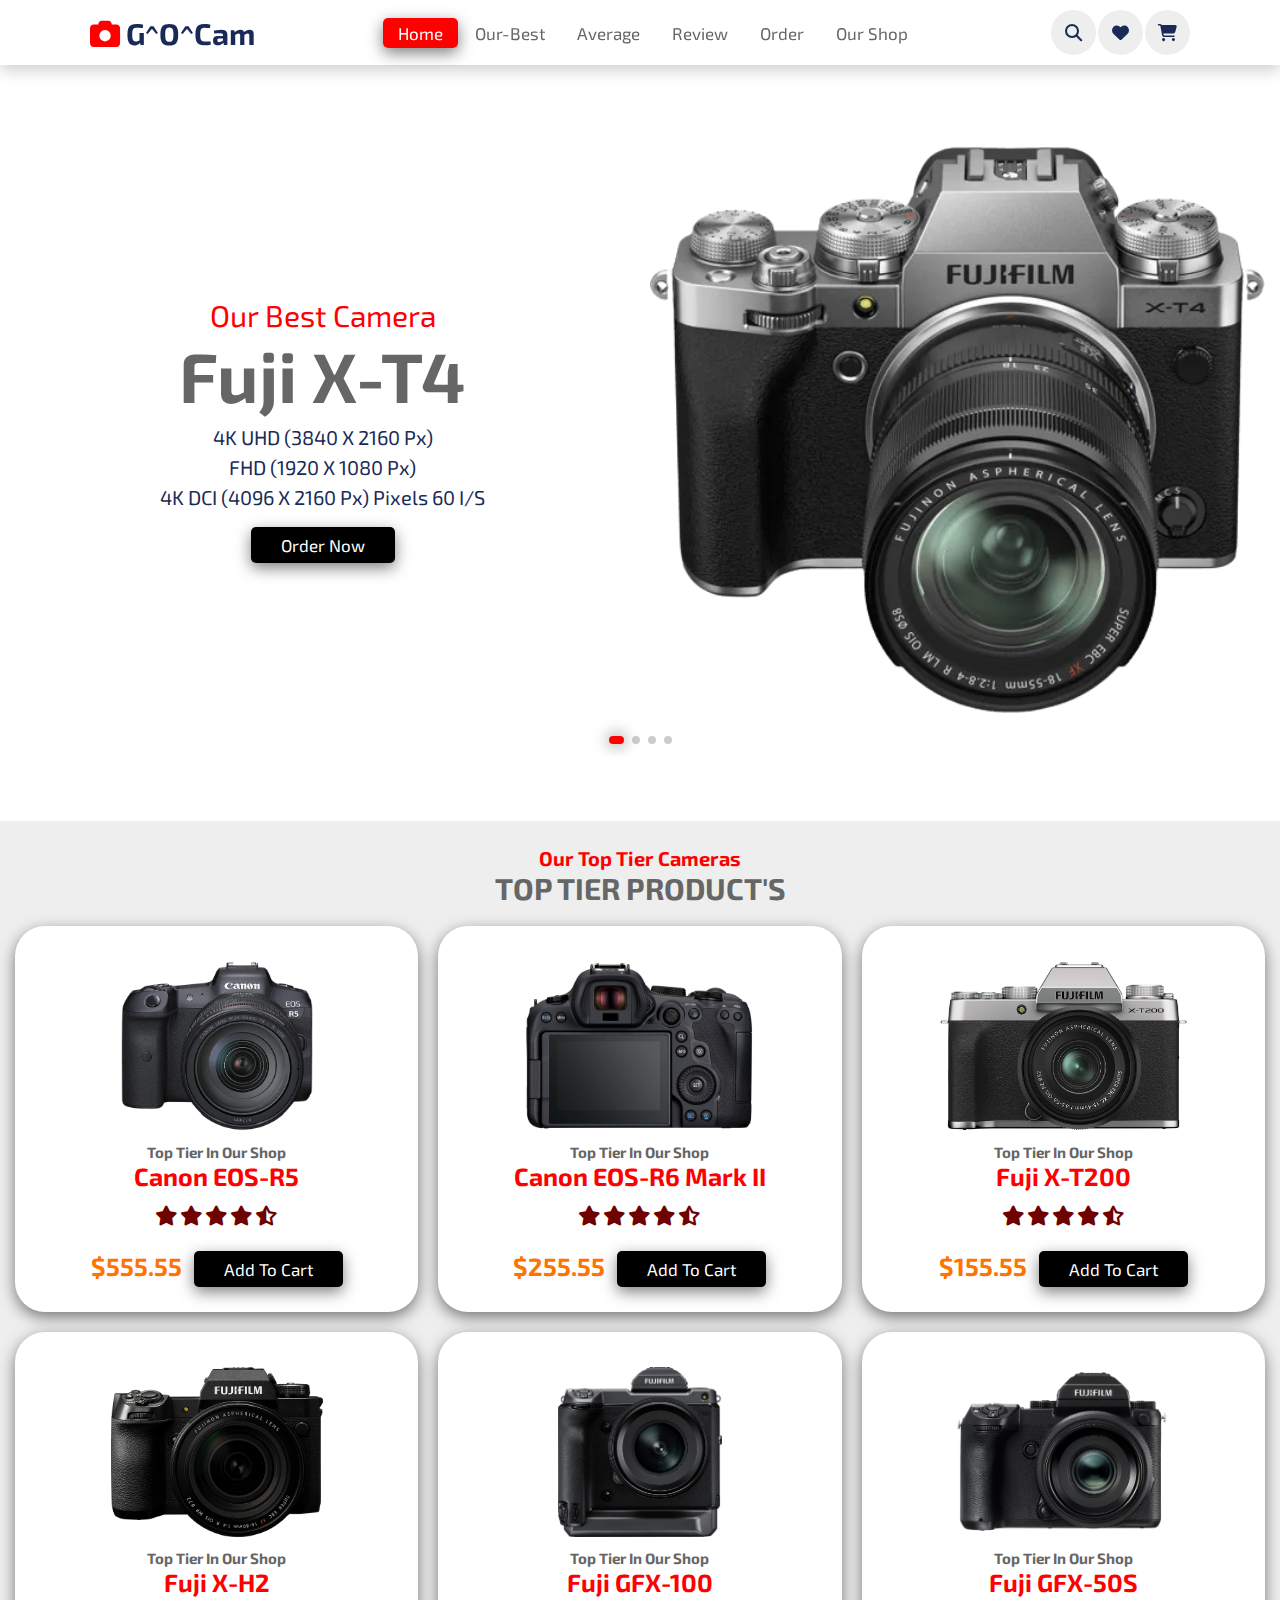
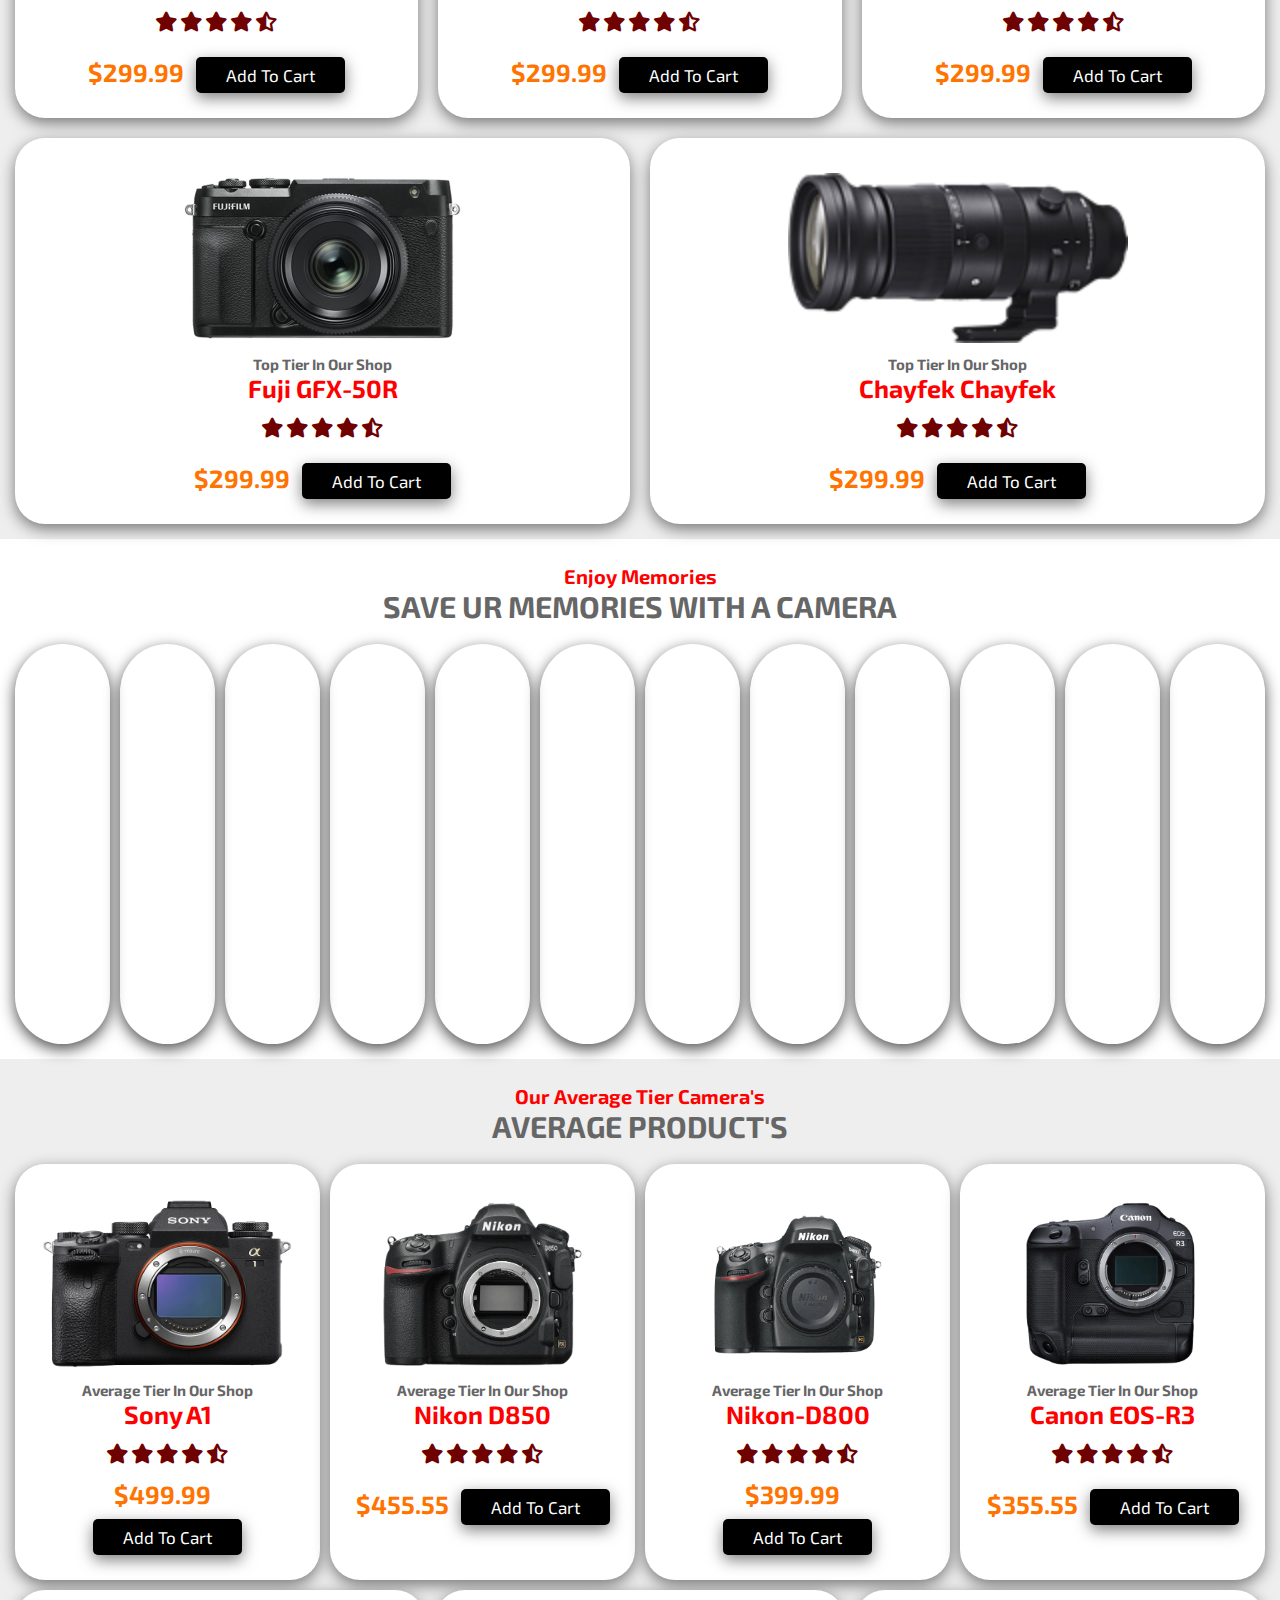
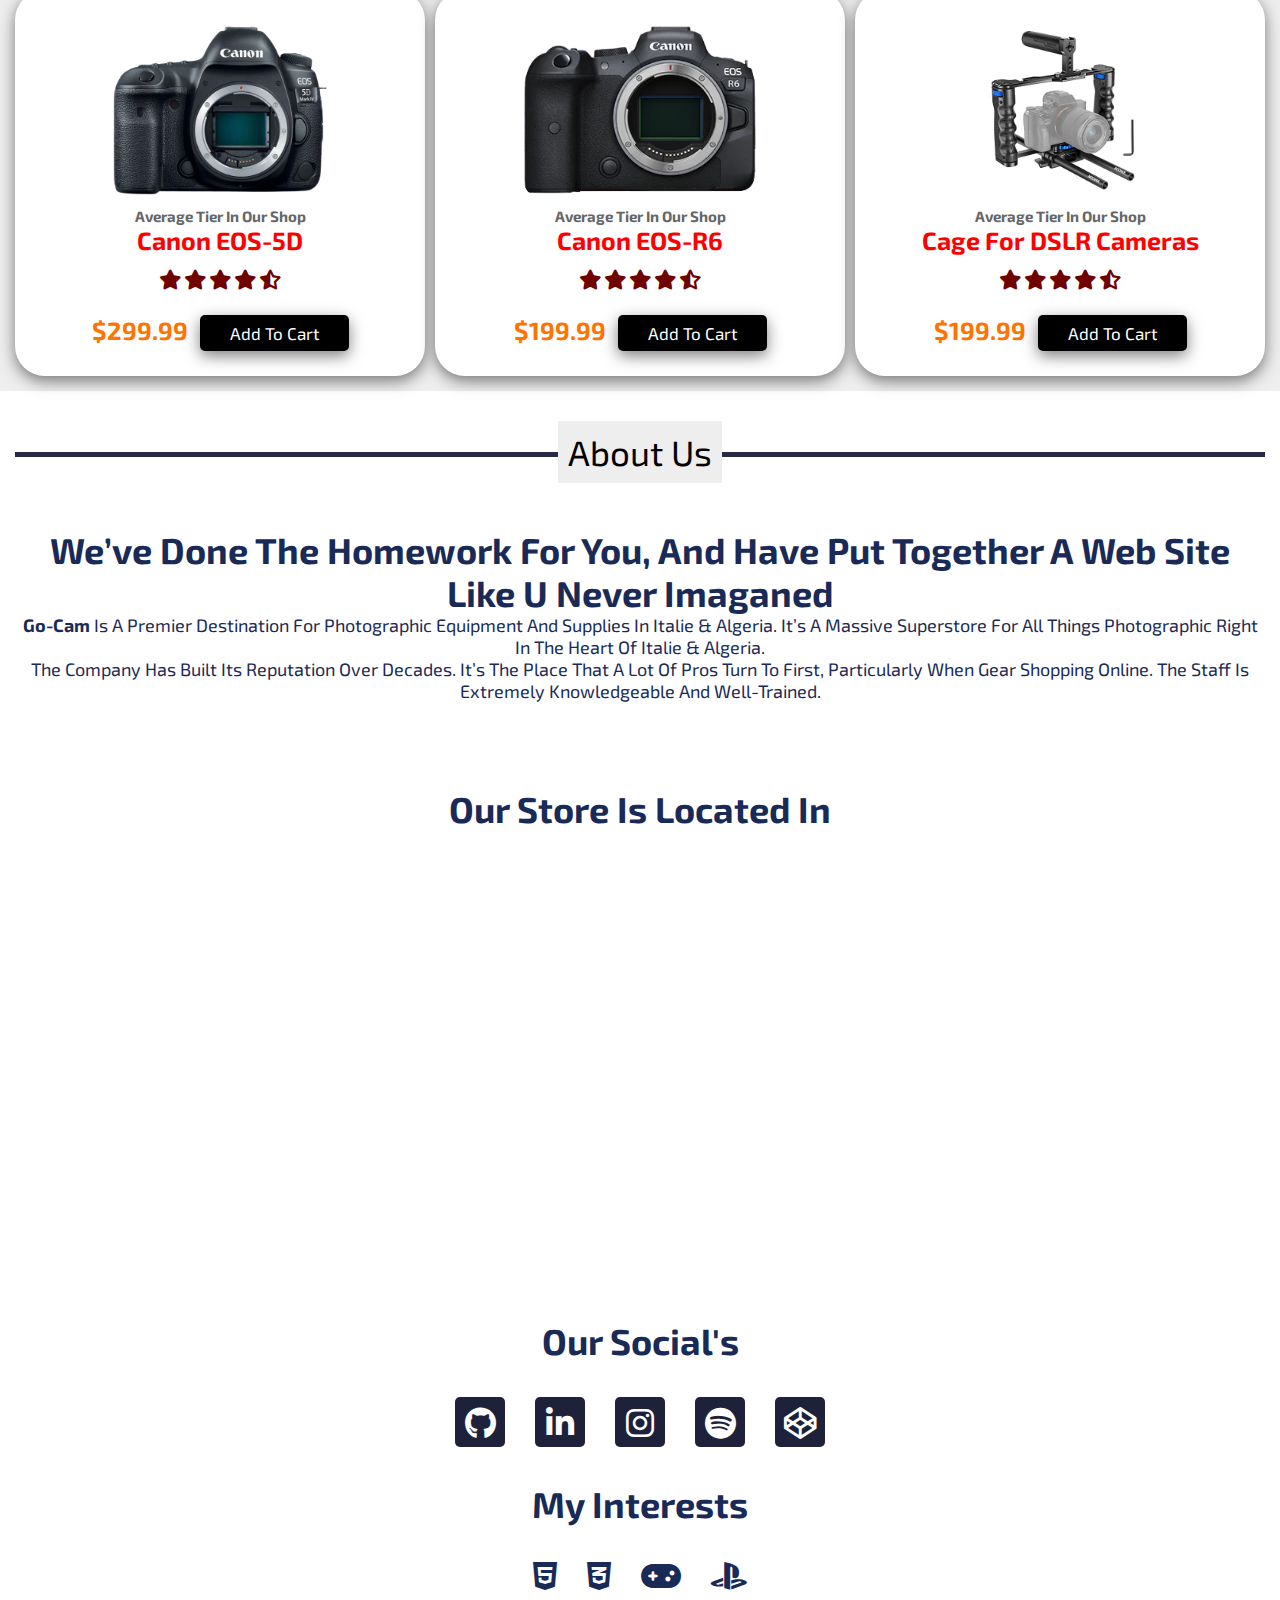
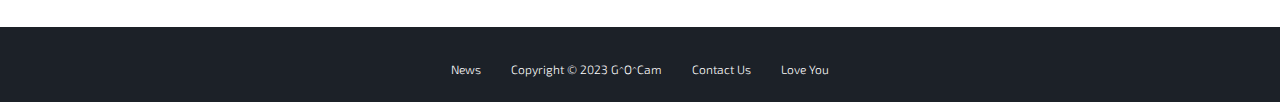
<file: index.html>
<!DOCTYPE html>
<html lang="en">
    <head>
        <meta charset="UTF-8">
        <meta http-equiv="X-UA-Compatible" content="IE=edge">
        <meta name="viewport" content="width=device-width, initial-scale=1.0">
        <title>G^O^Cam</title>
        <!--swiper cdn link-->
        <link rel="stylesheet" href="https://cdn.jsdelivr.net/npm/swiper@8/swiper-bundle.min.css" />
        <!--font awsome cdn link-->
        <link rel="stylesheet" href="https://cdnjs.cloudflare.com/ajax/libs/font-awesome/6.2.1/css/all.min.css">
        <!--costume css file link-->
        <link rel="stylesheet" href="style.css"> 
    </head>
    <body>
        <!--header section starts-->
        <header>  
            <a href="#" class="logo"><i class="fa-solid fa-camera"></i> G^o^Cam </a>
            <nav class="navbar" id="nav" >
                <a href="#home" class="active">home</a>
                <a href="#Our-Best">Our-Best</a>
                <a href="#average">Average</a>
                <a href="#review">review</a>
                <a href="#order">order</a>
                <a href="#our-shop">our shop</a>        
            </nav>
            <div class="icons">
                <a class="menu-bars"><i class="fas fa-bars" ></i></a>
                <a class="search-icon"><i class="fas fa-search" class=""></i></a>
                <a href="#" class="fas fa-heart"></a>
                <a href="#" class="fas fa-shopping-cart"></a>
            </div>
        </header>
        <!--header section ends-->
        <!-- search form-->
        <form id="search-form">
            <input type="text" placeholder="Search Here..." id="search-box">
            <label for="search-box" class="fas fa-search"></label>
            <button type="submit" class="btn2">-search-</button>
            <i class="fa-sharp fa-solid fa-xmark" id="close"></i>
        </form>
        <!-- home section starts-->
        <section class="home" id="home">
            <div class="swiper mySwiper home-slider">
                <div class="swiper-wrapper wrapper">
                    <div class="swiper-slide slide">
                        <div class="content">
                            <span>Our Best Camera</span>
                            <h3>Fuji X-T4</h3>
                            <p>4K UHD (3840 x 2160 px) <br>
                                FHD (1920 x 1080 px) <br>
                                4K DCI (4096 x 2160 px) pixels 60 i/s 
                            </p>
                            <a href="formula/formula.html" class="btn" target="_blank" rel="noopener noreferrer"  target="_blank" rel="noopener noreferrer" >Order Now</a>
                        </div>
                        <div class="image">
                            <img src="images/HOME1.png">
                        </div>
                    </div>
                    <div class="swiper-slide slide">
                        <div class="content">
                            <span>Our Best Camera</span>
                            <h3>Nikon-D3500 </h3>
                            <p> 124 x 97 x 69.5 mm <br>
                                Objectif AF-P DX 18-55 mm VR <br>
                                Autofocus / Stabilisation de l'image / Angle de vue (76° - 28° 50') / 64.5 x 62.5 mm
                            </p>
                            <a href="formula/formula.html" class="btn" target="_blank" rel="noopener noreferrer">Order Now</a>
                        </div>
                        <div class="image">
                            <img src="images/Best1.png">
                        </div>
                    </div>
                    <div class="swiper-slide slide">
                        <div class="content">
                            <span>Our Best Camera</span>
                            <h3>Canon EOS Rebel-T7</h3>
                            <p>
                                Environ 22,3 x 14,9 mm <br>
                                Objectif EF-S 18-55mm f/3.5-5.6 IS II <br>
                        Autofocus / Mode Simple 
                    </p>
                    <a href="formula/formula.html" class="btn" target="_blank" rel="noopener noreferrer" >Order Now</a>
                </div>
                <div class="image">
                    <img src="images/Best2.png">
                </div>
            </div>
            <div class="swiper-slide slide">
                <div class="content">
                    <span>Our Best Camera</span>
                    <h3>Canon EOS-R5</h3>
                    <p>
                        138,5 × 97,5 × 88 mm <br>
                        Objectif EF (CN-E18-80mm T4.4 L IS KAS-S) (CN-E70-200mm T4.4 L-IS KAS-S) <br>
                        Autofocus Servo One-Shot Autofocus AI Focus (Mode Scene intelligente Auto A+)
                    </p>
                    <a href="formula/formula.html" class="btn" target="_blank" rel="noopener noreferrer" >Order Now</a>
                </div>
                <div class="image">
                    <img src="images/Best3.png">
                </div>
            </div>
        </div>
        <div class="swiper-pagination"></div>
    </div>
</section>
<!-- home section ends-->
<!-- cameras section starts-->
<section class="Our-Best" id="Our-Best">
    <h3 class="sub-heading"> Our Top Tier Cameras</h3>
    <h1 class="heading"> Top Tier Product's</h1>
    <div class="box-container">
        <div class="box">
            <a href="#" class="fas fa-heart"></a>
            <a href="#" class="fas fa-eye"></a>
            <img src="images/Best3.png" alt="">
            <h3>Top Tier In Our Shop</h3>
            <h1>Canon EOS-R5</h1>
            <div class="stars">
                <i class="fas fa-star"></i>
                <i class="fas fa-star"></i>
                <i class="fas fa-star"></i>
                <i class="fas fa-star"></i>
                <i class="fas fa-star-half-alt"></i>
            </div>
            <span>$555.55</span>
            <a href="formula/formula.html" class="btn" target="_blank" rel="noopener noreferrer" >add to cart</a>
        </div>
        <div class="box">
            <a href="#" class="fas fa-heart"></a>
            <a href="#" class="fas fa-eye"></a>
            <img src="images/Best20.png" alt="">
            <h3>Top Tier In Our Shop</h3>
            <h1>Canon EOS-R6 Mark II</h1>
            <div class="stars">
                <i class="fas fa-star"></i>
                <i class="fas fa-star"></i>
                <i class="fas fa-star"></i>
                <i class="fas fa-star"></i>
                <i class="fas fa-star-half-alt"></i>
            </div>
            <span>$255.55</span>
            <a href="formula/formula.html" class="btn" target="_blank" rel="noopener noreferrer" >add to cart</a>
        </div>
        <div class="box">
            <a href="#" class="fas fa-heart"></a>
            <a href="#" class="fas fa-eye"></a>
            <img src="images/Best12.png" alt="">
            <h3>Top Tier In Our Shop</h3>
            <h1>Fuji X-T200</h1>
            <div class="stars">
                <i class="fas fa-star"></i>
                <i class="fas fa-star"></i>
                <i class="fas fa-star"></i>
                <i class="fas fa-star"></i>
                <i class="fas fa-star-half-alt"></i>
            </div>
            <span>$155.55</span>
            <a href="formula/formula.html" class="btn" target="_blank" rel="noopener noreferrer" >add to cart</a>
        </div>
        <div class="box">
            <a href="#" class="fas fa-heart"></a>
            <a href="#" class="fas fa-eye"></a>
            <img src="images/Best11.png" alt="">
            <h3>Top Tier In Our Shop</h3>
            <h1>Fuji X-H2</h1>
            <div class="stars">
                <i class="fas fa-star"></i>
                <i class="fas fa-star"></i>
                <i class="fas fa-star"></i>
                <i class="fas fa-star"></i>
                <i class="fas fa-star-half-alt"></i>
            </div>
            <span>$299.99</span>
            <a href="formula/formula.html" class="btn" target="_blank" rel="noopener noreferrer" >add to cart</a>
        </div>
        <div class="box">
            <a href="#" class="fas fa-heart"></a>
            <a href="#" class="fas fa-eye"></a>
            <img src="images/Best10.png" alt="">
            <h3>Top Tier In Our Shop</h3>
            <h1>Fuji GFX-100</h1>
            <div class="stars">
                <i class="fas fa-star"></i>
                <i class="fas fa-star"></i>
                <i class="fas fa-star"></i>
                <i class="fas fa-star"></i>
                <i class="fas fa-star-half-alt"></i>
            </div>
            <span>$299.99</span>
            <a href="formula/formula.html" class="btn" target="_blank" rel="noopener noreferrer" >add to cart</a>
        </div>
        <div class="box">
            <a href="#" class="fas fa-heart"></a>
            <a href="#" class="fas fa-eye"></a>
        <img src="images/Best13.png" alt="">
        <h3>Top Tier In Our Shop</h3>
        <h1>Fuji GFX-50S</h1>
        <div class="stars">
            <i class="fas fa-star"></i>
            <i class="fas fa-star"></i>
            <i class="fas fa-star"></i>
            <i class="fas fa-star"></i>
            <i class="fas fa-star-half-alt"></i>
        </div>
        <span>$299.99</span>
        <a href="formula/formula.html" class="btn" target="_blank" rel="noopener noreferrer" >add to cart</a>
    </div>
    <div class="box">
        <a href="#" class="fas fa-heart"></a>
        <a href="#" class="fas fa-eye"></a>
        <img src="images/Best14.png" alt="">
        <h3>Top Tier In Our Shop</h3>
        <h1>Fuji GFX-50R</h1>
        <div class="stars">
            <i class="fas fa-star"></i>
            <i class="fas fa-star"></i>
            <i class="fas fa-star"></i>
            <i class="fas fa-star"></i>
            <i class="fas fa-star-half-alt"></i>
        </div>
        <span>$299.99</span>
        <a href="formula/formula.html" class="btn" target="_blank" rel="noopener noreferrer" >add to cart</a>
    </div>
    <div class="box">
        <a href="#" class="fas fa-heart"></a>
        <a href="#" class="fas fa-eye"></a>
        <img src="images/Best9.png" alt="">
        <h3>Top Tier In Our Shop</h3>
        <h1>Chayfek Chayfek</h1>
        <div class="stars">
            <i class="fas fa-star"></i>
            <i class="fas fa-star"></i>
            <i class="fas fa-star"></i>
            <i class="fas fa-star"></i>
            <i class="fas fa-star-half-alt"></i>
        </div>
        <span>$299.99</span>
        <a href="formula/formula.html" class="btn" target="_blank" rel="noopener noreferrer" >add to cart</a>
    </div>
</div>
</section>
<!--cameras section ends-->
<!--cards section starts-->
<section class="review" id="review">
    <h3 class="sub-heading">Enjoy memories</h3>
    <h1 class="heading">save ur memories with a camera</h1>
    <div class="cards review">  
        <div style="background-image: url(https://images.unsplash.com/uploads/141219324227007364f95/be0967a3?ixlib=rb-4.0.3&ixid=MnwxMjA3fDB8MHxwaG90by1wYWdlfHx8fGVufDB8fHx8&auto=format&fit=crop&w=1470&q=80);"></div>
        <div style="background-image: url(https://images.unsplash.com/photo-1431068799455-80bae0caf685?ixlib=rb-4.0.3&ixid=MnwxMjA3fDB8MHxwaG90by1wYWdlfHx8fGVufDB8fHx8&auto=format&fit=crop&w=1470&q=80);"></div>
        <div style="background-image: url(https://images.unsplash.com/photo-1580892047528-7dfd384dce65?ixlib=rb-4.0.3&ixid=MnwxMjA3fDB8MHxwaG90by1wYWdlfHx8fGVufDB8fHx8&auto=format&fit=crop&w=1632&q=80);"></div>
        <div style="background-image: url(https://images.unsplash.com/photo-1615075650468-4e8e293d4989?ixlib=rb-4.0.3&ixid=MnwxMjA3fDB8MHxwaG90by1wYWdlfHx8fGVufDB8fHx8&auto=format&fit=crop&w=1470&q=80);"></div>
        <div style="background-image: url(https://images.unsplash.com/photo-1616858136942-c76763274a08?ixlib=rb-4.0.3&ixid=MnwxMjA3fDB8MHxwaG90by1wYWdlfHx8fGVufDB8fHx8&auto=format&fit=crop&w=1470&q=80);"></div>
        <div style="background-image: url(https://images.unsplash.com/photo-1517517581081-0d9b0f18ab3b?ixlib=rb-4.0.3&ixid=MnwxMjA3fDB8MHxwaG90by1wYWdlfHx8fGVufDB8fHx8&auto=format&fit=crop&w=1470&q=80);"></div>
        <div style="background-image: url(https://images.unsplash.com/photo-1453728013993-6d66e9c9123a?ixlib=rb-4.0.3&ixid=MnwxMjA3fDB8MHxwaG90by1wYWdlfHx8fGVufDB8fHx8&auto=format&fit=crop&w=1470&q=80);"></div>
        <div style="background-image: url(https://images.unsplash.com/photo-1494018045030-5ede6cb6faf9?ixlib=rb-4.0.3&ixid=MnwxMjA3fDB8MHxwaG90by1wYWdlfHx8fGVufDB8fHx8&auto=format&fit=crop&w=1471&q=80);"></div>
        <div style="background-image: url(https://images.unsplash.com/photo-1545424273-4dd93a233016?ixlib=rb-4.0.3&ixid=MnwxMjA3fDB8MHxwaG90by1wYWdlfHx8fGVufDB8fHx8&auto=format&fit=crop&w=1470&q=80);"></div>
        <div style="background-image: url(https://images.unsplash.com/photo-1471999796791-874f5de3b3f4?ixlib=rb-4.0.3&ixid=MnwxMjA3fDB8MHxwaG90by1wYWdlfHx8fGVufDB8fHx8&auto=format&fit=crop&w=1546&q=80);"></div>
        <div style="background-image: url(https://images.unsplash.com/photo-1513652990199-8a52e2313122?ixlib=rb-4.0.3&ixid=MnwxMjA3fDB8MHxwaG90by1wYWdlfHx8fGVufDB8fHx8&auto=format&fit=crop&w=1170&q=80);"></div>
        <div style="background-image: url(https://images.unsplash.com/photo-1523467327888-a8a445992901?ixlib=rb-4.0.3&ixid=MnwxMjA3fDB8MHxwaG90by1wYWdlfHx8fGVufDB8fHx8&auto=format&fit=crop&w=1470&q=80);"></div>
    </div>
    <!--average cameras section start-->
</section>
<section class="average" id="average">
    <h3 class="sub-heading"> Our Average Tier Camera's </h3>
    <h1 class="heading"> Average Product's</h1>
    <div class="box-container">
        <div class="box">
            <a href="#" class="fas fa-heart"></a>
            <a href="#" class="fas fa-eye"></a>
            <img src="images/HOME3.png" alt="">
            <h3>Average Tier In Our Shop</h3>
            <h1>Sony A1</h1>
            <div class="stars">
                <i class="fas fa-star"></i>
                <i class="fas fa-star"></i>
                <i class="fas fa-star"></i>
                <i class="fas fa-star"></i>
                <i class="fas fa-star-half-alt"></i>
            </div>
            <span>$499.99</span>
            <a href="formula/formula.html" class="btn" target="_blank" rel="noopener noreferrer" >add to cart</a>
        </div>
        <div class="box">
            <a href="#" class="fas fa-heart"></a>
            <a href="#" class="fas fa-eye"></a>
            <img src="images/HOME2.png" alt="">
            <h3>Average Tier In Our Shop</h3>
            <h1>Nikon D850</h1>
            <div class="stars">
                <i class="fas fa-star"></i>
                <i class="fas fa-star"></i>
                <i class="fas fa-star"></i>
                <i class="fas fa-star"></i>
                <i class="fas fa-star-half-alt"></i>
            </div>
            <span>$455.55</span>
            <a href="formula/formula.html" class="btn" target="_blank" rel="noopener noreferrer" >add to cart</a>
        </div>
        <div class="box">
            <a href="#" class="fas fa-heart"></a>
            <a href="#" class="fas fa-eye"></a>
            <img src="images/Best4.png" alt="">
            <h3>Average Tier In Our Shop</h3>
            <h1>Nikon-D800</h1>
            <div class="stars">
                <i class="fas fa-star"></i>
                <i class="fas fa-star"></i>
                <i class="fas fa-star"></i>
                <i class="fas fa-star"></i>
                <i class="fas fa-star-half-alt"></i>
            </div>
            <span>$399.99</span>
            <a href="formula/formula.html" class="btn" target="_blank" rel="noopener noreferrer" >add to cart</a>
        </div>
        <div class="box">
            <a href="#" class="fas fa-heart"></a>
            <a href="#" class="fas fa-eye"></a>
            <img src="images/Best5.png" alt="">
            <h3>Average Tier In Our Shop</h3>
            <h1>Canon EOS-R3</h1>
            <div class="stars">
                <i class="fas fa-star"></i>
                <i class="fas fa-star"></i>
                <i class="fas fa-star"></i>
                <i class="fas fa-star"></i>
                <i class="fas fa-star-half-alt"></i>
            </div>
            <span>$355.55</span>
            <a href="formula/formula.html" class="btn" target="_blank" rel="noopener noreferrer" >add to cart</a>
        </div>
        <div class="box">
            <a href="#" class="fas fa-heart"></a>
            <a href="#" class="fas fa-eye"></a>
            <img src="images/Best6.png" alt="">
            <h3>Average Tier In Our Shop</h3>
            <h1>Canon EOS-5D</h1>
            <div class="stars">
                <i class="fas fa-star"></i>
                <i class="fas fa-star"></i>
                <i class="fas fa-star"></i>
                <i class="fas fa-star"></i>
                <i class="fas fa-star-half-alt"></i>
            </div>
            <span>$299.99</span>
            <a href="formula/formula.html" class="btn" target="_blank" rel="noopener noreferrer" >add to cart</a>
        </div>
    <div class="box">
        <a href="#" class="fas fa-heart"></a>
        <a href="#" class="fas fa-eye"></a>
        <img src="images/Best8.png" alt="">
        <h3>Average Tier In Our Shop</h3>
        <h1>Canon EOS-R6</h1>
        <div class="stars">
            <i class="fas fa-star"></i>
            <i class="fas fa-star"></i>
            <i class="fas fa-star"></i>
            <i class="fas fa-star"></i>
            <i class="fas fa-star-half-alt"></i>
        </div>
        <span>$199.99</span>
        <a href="formula/formula.html" class="btn" target="_blank" rel="noopener noreferrer" >add to cart</a>
    </div>
    <div class="box">
        <a href="#" class="fas fa-heart"></a>
        <a href="#" class="fas fa-eye"></a>
        <img src="images/Best19.jpg" alt="">
        <h3>Average Tier In Our Shop</h3>
        <h1>Cage For DSLR Cameras </h1>
        <div class="stars">
            <i class="fas fa-star"></i>
            <i class="fas fa-star"></i>
            <i class="fas fa-star"></i>
            <i class="fas fa-star"></i>
            <i class="fas fa-star-half-alt"></i>
        </div>
        <span>$199.99</span>
        <a href="formula/formula.html" class="btn" target="_blank" rel="noopener noreferrer" >add to cart</a>
    </div>
</div>
</section>
<!--average cameras section ends-->
<!--About Us section starts-->
<section>
    <div id="page">
        <div id="about" class="pageControl"></div>
        <div class="experince-container-fluid">
            <div class="container">
                <div class="section-box-container">
                    <div class="experince-header"><span class="experince-header-set">About Us</span></div>
                    <div class="about-container">
                        <div class="about-me-section">
                            <div class="about-text">
                                <h1>We’ve done the homework for you, and have put together a web site like u never imaganed</h1>
                                <p><strong> Go-Cam </strong>is a premier destination for photographic equipment and supplies in Italie & Algeria.
                                    It’s a massive superstore for all things photographic right in the heart of Italie & Algeria. <br>
                                    The company has built its reputation over decades. It’s the place that a lot of pros turn to first, particularly when gear shopping online. The staff is extremely knowledgeable and well-trained.</p>                            
                                </div>
                                <div class="map-location" id="our-shop">
                                    <h1>Our Store Is Located In</h1>
                                    <iframe src="https://www.google.com/maps/embed?pb=!1m18!1m12!1m3!1d3156789.8296611253!2d5.163576472829378!3d39.40597251058017!2m3!1f0!2f0!3f0!3m2!1i1024!2i768!4f13.1!3m3!1m2!1s0x1328a4ab8ffee371%3A0x7cd00771d897f153!2sGoCamera%20-%20Shop%20online%20su%20Fotografia%2C%20Action%20cam%2C%20Droni%2C%20Hi-Tech!5e0!3m2!1sfr!2sdz!4v1675220170389!5m2!1sfr!2sdz"
                                    width="820" height="450" style="border:0;" allowfullscreen="" loading="lazy"
                                    referrerpolicy="no-referrer-when-downgrade" class="map"></iframe> 
                                </div>
                                <div class="about-text">
                                    <h1>Our Social's</h1>
                                </div>
                                <div class="skills-bar-about">
                                    <a class="social-links" href="https://github.com/Spenjo9i"><i class="margin fa-brands fa-github"></i></a>
                                    <a class="social-links"><i class="fa-brands fa-linkedin-in"></i></a>
                                    <a class="social-links" href="https://www.instagram.com/_._.mouad._._"><i class="insta fa-brands fa-instagram"></i></a>
                                    <a class="social-links" href="https://open.spotify.com/track/1UNOACS4O1ROKbDsLfMjOd?si=9d76b3f98b9742e5" target="_blank"><i class="fa-brands fa-spotify"></i></a>
                                    <a class="social-links"><i class="fa-brands fa-codepen"></i></a>   
                                </div>
                                <div class="about-text">
                                    <h1>My interests</h1>
                                </div>
                                <div class="skills-bar-about">
                                    <i class="fa-brands fa-html5" title="HTML"></i>
                                    <i class="fa-brands fa-css3-alt" title="CSS"></i>
                                    <i class="fa-solid fa-gamepad"></i>
                                    <i class="fa-brands fa-playstation"></i>
                                </div>
                            </div>
                        </div>                      
                    </div>
                </div>
            </div>
    </div>
</section>
<!-- About Us section ends-->
<!-- The END section starts-->
<footer class="main-footer">
    <div class="footer-container">
        <nav class="footer-navigation">
            <ul class="menu-footer">
                <li class="item1"><a href="#" class="item-links">News</a></li>
                <li class="item1"><a href="#" class="item-links">Copyright © 2023 G^O^Cam</a></li>
                <li class="item1"><a href="#" class="item-links">Contact Us</a></li>
                <li class="item1"><a href="#" class="item-links">Love You</a></li>
            </ul>
        </nav>
    </div>
</footer>
<!-- The END section ens-->
<script src="script.js" defer></script>
<!-- costume js file link -->
<script src="https://cdn.jsdelivr.net/npm/swiper@8/swiper-bundle.min.js"></script>
<script src="https://cdn.jsdelivr.net/npm/swiper@8/swiper-bundle.min.js"></script>
<script src="https://cdnjs.cloudflare.com/ajax/libs/jquery/3.6.3/jquery.min.js" integrity="sha512-STof4xm1wgkfm7heWqFJVn58Hm3EtS31XFaagaa8VMReCXAkQnJZ+jEy8PCC/iT18dFy95WcExNHFTqLyp72eQ==" crossorigin="anonymous" referrerpolicy="no-referrer"></script>
</body>
</html>
</file>
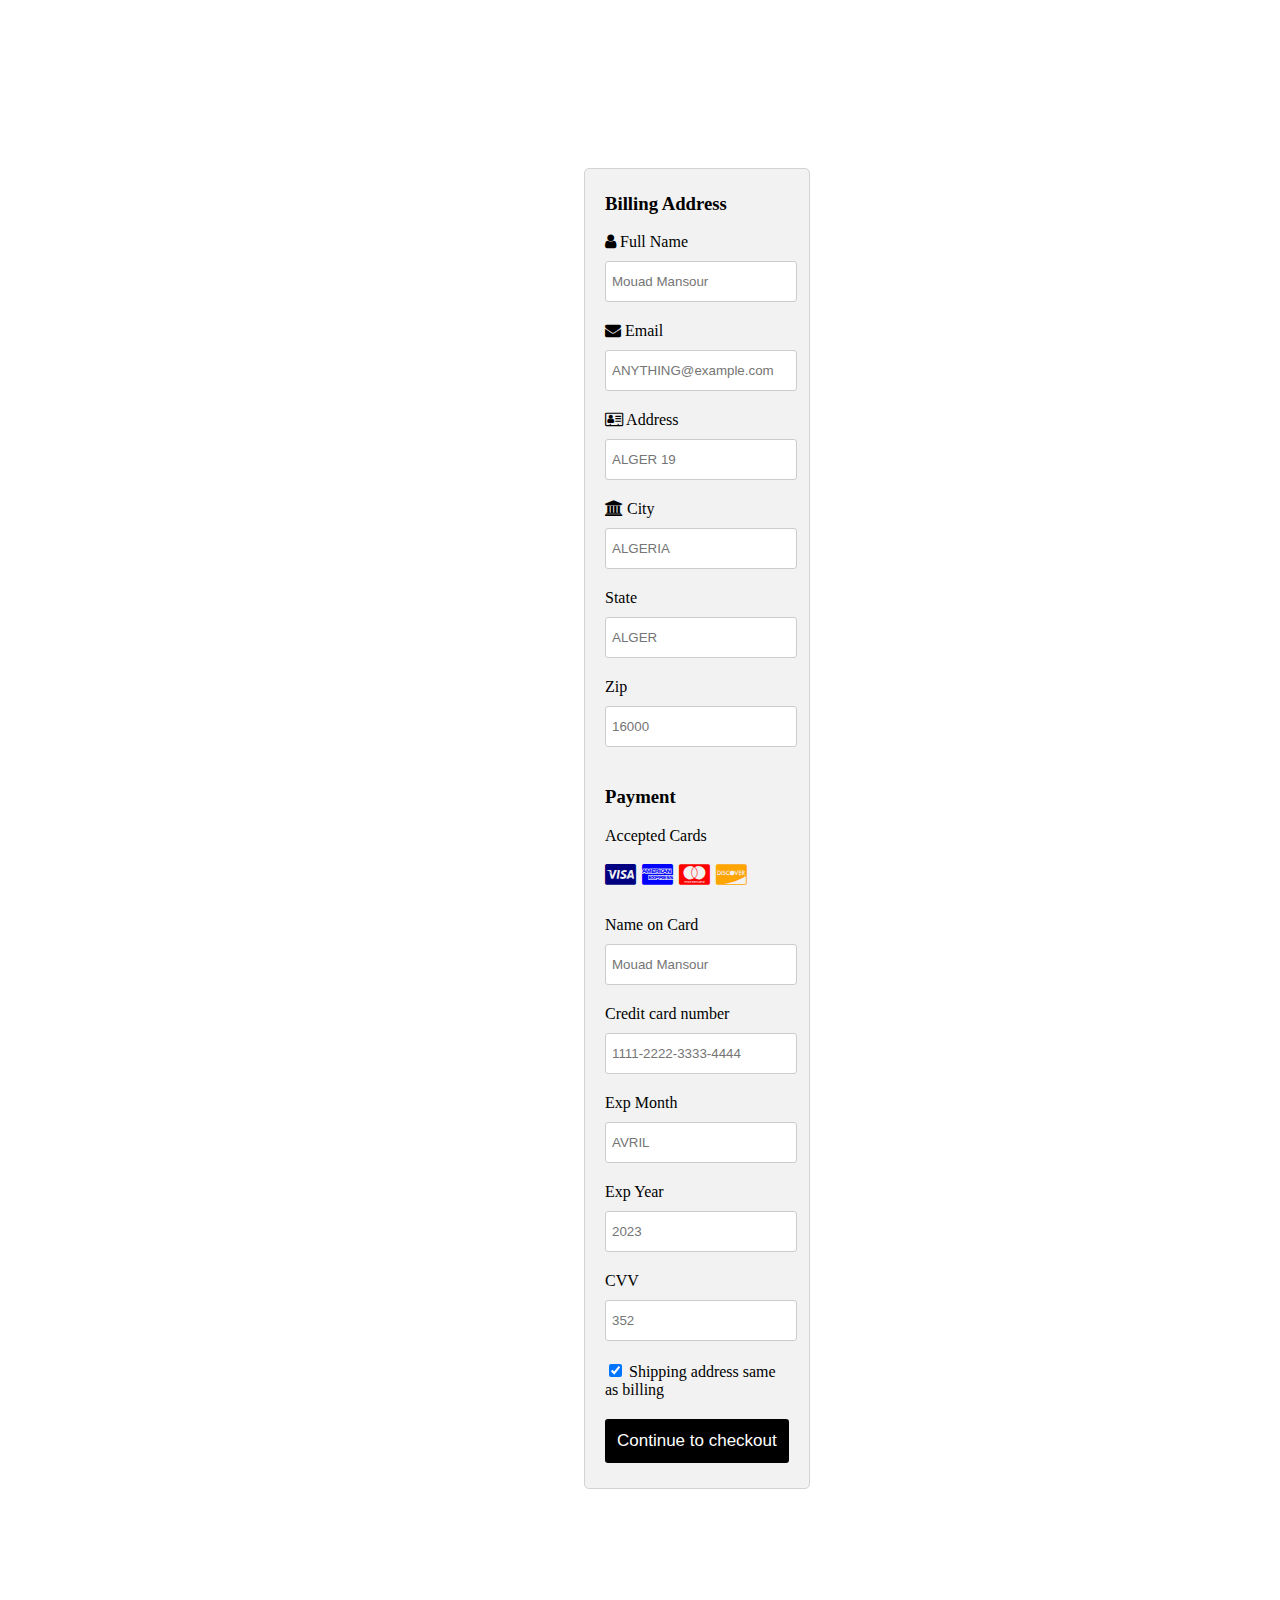
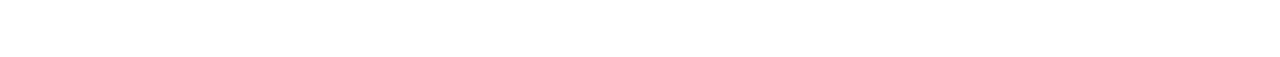
<file: formula/formula.html>
<!DOCTYPE html>
<html lang="en">
<head>
    <meta charset="UTF-8">
    <meta http-equiv="X-UA-Compatible" content="IE=edge">
    <meta name="viewport" content="width=device-width, initial-scale=1.0">
    <link rel="stylesheet" href="formula.css">
    <title>Payment</title>

</head>
<body>
    <div class="row">
        <div class="col-75">
          <div class="divv">
            <section class="container">
              <div class="row">
                <div class="col-50">
                  <h3>Billing Address</h3>
                  <label for="fname"><i class="fa fa-user"></i> Full Name</label>
                  <input type="text" id="fname" name="firstname" placeholder="Mouad Mansour">
                  <label for="email"><i class="fa fa-envelope"></i> Email</label>
                  <input type="text" id="email" name="email" placeholder="ANYTHING@example.com">
                  <label for="adr"><i class="fa fa-address-card-o"></i> Address</label>
                  <input type="text" id="adr" name="address" placeholder="ALGER 19">
                  <label for="city"><i class="fa fa-institution"></i> City</label>
                  <input type="text" id="city" name="city" placeholder="ALGERIA">
                  <div class="row">
                    <div class="col-50">
                      <label for="state">State</label>
                      <input type="text" id="state" name="state" placeholder="ALGER">
                    </div>
                    <div class="col-50">
                      <label for="zip">Zip</label>
                      <input type="text" id="zip" name="zip" placeholder="16000">
                    </div>
                  </div>
                </div>
                <div class="col-50">
                  <h3>Payment</h3>
                  <label for="fname">Accepted Cards</label>
                  <div class="icon-container">
                    <i class="fa fa-cc-visa" style="color:navy;"></i>
                    <i class="fa fa-cc-amex" style="color:blue;"></i>
                    <i class="fa fa-cc-mastercard" style="color:red;"></i>
                    <i class="fa fa-cc-discover" style="color:orange;"></i>
                  </div>
                  <label for="cname">Name on Card</label>
                  <input type="text" id="cname" name="cardname" placeholder="Mouad Mansour">
                  <label for="ccnum">Credit card number</label>
                  <input type="text" id="ccnum" name="cardnumber" placeholder="1111-2222-3333-4444">
                  <label for="expmonth">Exp Month</label>
                  <input type="text" id="expmonth" name="expmonth" placeholder="AVRIL">
                  <div class="row">
                    <div class="col-50">
                      <label for="expyear">Exp Year</label>
                      <input type="text" id="expyear" name="expyear" placeholder="2023">
                    </div>
                    <div class="col-50">
                      <label for="cvv">CVV</label>
                      <input type="text" id="cvv" name="cvv" placeholder="352">
                    </div>
                  </div>
                </div>
              </div>
              <label>
                <input type="checkbox" checked="checked" name="sameadr"> Shipping address same as billing
              </label>
              <input type="submit" value="Continue to checkout" class="btn">
            </section>
          </div>
        </div>
      </div>
</body>
</html>
</file>
<file: style.css>
@import url('https://fonts.googleapis.com/css2?family=Exo+2:wght@200;300;400;600;700&display=swap');
:root{
    --green: rgb(255, 115, 0);
    --red: red;
    --black: #192a56;
    --light-color: #666;
    --box-shadow:0 .5rem 1.5rem rgba(0,0,0,.2);
    --box-shadowss:0 .5rem 1.5rem rgba(0,0,0,.7);  
    --box-shadows:0 .5rem 1.5rem rgba(0,0,0,.5);  
}
*{
    font-family: 'Exo 2', sans-serif;
    margin: 0; padding: 0;
    box-sizing: border-box;
    text-decoration: none;
    outline: none; border: none;
    text-transform: capitalize;
    transition: all .2s linear;
}
body{ position: relative;
}
form{ 
    position: fixed;
    top: 0;
    display: none;
    height: 100vh; width: 100%; 
    padding-right: 2rem;
    z-index: 2004;
    background: rgba(0,0,0,.8);
    align-items: center;
    justify-content: center;
    padding: 0 1rem;
}
html{
    font-size: 62.5%;
    overflow-x: hidden;
    scroll-padding-top: 5.5rem;
    scroll-behavior: smooth;
}
section{
    padding: 2rem 9%;
}
section:nth-child(even){
    background: #eee;
}
.sub-heading{ text-align: center;
    color: var(--red);
    font-size: 2rem;
    padding-top: 1rem;
}
.heading{
    text-align: center;
    color: var(--light-color);
    font-size: 3rem;
    padding-bottom: 2rem;
    text-transform: uppercase;
}
.btn{
    margin-top: 1rem;
    display: inline-block;
    font-size: 1.7rem;
    color: #fff;
    background: black;
    border-radius: .5rem;
    cursor: pointer;
    padding: .8rem 3rem;
    box-shadow: var(--box-shadows);
}
.btn:hover{
    background: var(--red);
    letter-spacing: .12rem;
}
.btn2{
    margin-top: 1rem;
    display: inline-block;
    font-size: 2rem;
    color: #fff;
    background: black;
    border-radius: .8rem;
    cursor: pointer;
    padding: .8rem 3rem;
    box-shadow: var(--box-shadows);
}
.btn2:hover{
    background: var(--red);
    letter-spacing: .12rem;
}
header{ 
    position: fixed;
    top: 0; left: 0; right: 0;
    background: #fff;
    padding: 1rem 7%;
    display: flex;
    align-items: center;
    justify-content: space-between;
    z-index: 1000;
    box-shadow: var(--box-shadow);
}
header .logo{ 
    color: var(--black);
    font-size: 3rem;
    font-weight: bolder;
}
header .logo i{
    color: var(--red);
}
header .navbar a{ 
    font-size: 1.7rem;
    border-radius: .5rem;
    padding: .5rem 1.5rem;
    color: var(--light-color);
}
header .navbar a.active,
header .navbar a:hover{
    color: #fff;
    background: var(--red);
    box-shadow: var(--box-shadows);
}
header .icons i,
header .icons a{
    gap: .5rem;
    height: 4.5rem;
    line-height: 4.5rem;
    width: 4.5rem;
    text-align: center;
    font-size: 1.7rem;
    color: var(--black);
    border-radius: 50%;
    background: #eee;
    cursor: pointer;
}
header .icons a:hover,
header .icons i:hover{
    color: #fff;
    background: var(--red);
    box-shadow: var(--box-shadows);
    transform: rotate(360deg);
    transition: 0.5s;
}
header .icons .menu-bars{
    display: flex;
}
form #search-box{
    width: 40rem;
    border-bottom: .5rem solid var(--red);
    border-radius: .5rem;
    padding: 1rem 1rem;
    color: #eee;
    font-size: 3rem;
    text-transform: none;
    background: none;
}
form #search-box::placeholder{ 
    color: #eee;
}
form label{
    color: #eee;
    cursor: pointer;
    font-size: 2.9rem;
    margin-top: 3.1rem;
}
form label:hover{
    color:var(--red);
    letter-spacing: .195rem;
    font-size: 4rem;
}
form #close{
    position: absolute;
    color: #fff;
    cursor: pointer;
    top: 3rem;right: 3.5rem;
    font-size: 4rem;
}
form #close:hover{
    color: var(--red);
    letter-spacing: .195rem;
    font-size: 4.5rem;
}
.home .home-slider .slide{
    display: flex;
    align-items: center;
    flex-wrap: wrap;
    gap: 2rem;
    padding-top: 8rem;
}
.home .home-slider .slide .content{
    flex: 1 1 45rem;
}
.home .home-slider .slide .image{
    flex: 1 1 45rem;
}
.home .home-slider .slide .image img{ 
    width: 100%;
}
.home .home-slider .slide .content span{
    color: var(--red);
    font-size: 3rem;
}
.home .home-slider .slide .content h3{
    color: var(--light-color);
    font-size: 7rem;
}
.home .home-slider .slide .content p{
    color: var(--black);
    font-size: 2rem;
    padding: .5rem 0;
    line-height: 1.5;
}
.swiper {
    position: relative;
    margin: 50px 0;
    border-radius: 5px;
    width: 100%;
    height: 100%;
}
.swiper-slide {
    text-align: center;
    font-size: 18px;
    background: #fff;
    display: -webkit-box;
    display: -ms-flexbox;
    display: -webkit-flex;
    display: flex;
    -webkit-box-pack: center;
    -ms-flex-pack: center;
    -webkit-justify-content: center;
    justify-content: center;
    -webkit-box-align: center;
    -ms-flex-align: center;
    -webkit-align-items: center;
    align-items: center;
}
.swiper-slide img{
    display: block;
    width: 100%;
    height: 100%;
    object-fit: cover;
}
.swiper-pagination-bullet-active{
    background: var(--red);
    width: 70px;
}
.Our-Best .box-container{
    display: flex;
    flex-wrap: wrap;
    gap: 2rem;
}
.box h3{
    color: var(--light-color);
    font-size: 1.5rem;
}
.box h1{
    color: var(--red);
    font-size: 2.5rem;
}
.Our-Best .box-container .box{
    flex: 1 1 30rem;
    padding: 2.5rem;
    background: #fff;
    border-radius: 3rem;
    box-shadow: var(--box-shadows);
    position: relative;
    overflow: hidden;
    text-align: center;
}
.Our-Best .box-container .box img{
    height: 25rem;
    width: 100%;
    object-fit: contain;
}
.Our-Best .box-container .box .fa-heart,
.Our-Best .box-container .box .fa-eye{
    position: absolute;
    top: 1.5rem;
    background: #eee;
    border-radius: 50%;
    height: 5rem;
    width: 5rem;
    line-height: 5rem;
    font-size: 2rem;
    color: var(--black);    
}
.Our-Best .box-container .box .fa-heart:hover,
.Our-Best .box-container .box .fa-eye:hover{
    background: var(--red);
    color:#eee ;
    box-shadow: var(--box-shadows);
}
.Our-Best .box-container .box .fa-star,
.Our-Best .box-container .box .fa-star-half-alt{
    background: #fff;
    line-height: 5rem;
    font-size: 2rem;
    color: rgb(112, 1, 1);    
}
.Our-Best .box-container .box .fa-heart{
    right: -15rem;
}
.Our-Best .box-container .box .fa-eye{
    left: -15rem;
}
.Our-Best .box-container .box:hover .fa-heart{
    right: 1.5rem;
}
.Our-Best .box-container .box:hover .fa-eye{
    left: 1.5rem;
}
.Our-Best .box-container .box img{
    height: 17rem;
    margin: 1rem 0;
}
.Our-Best .box-container .box stars{
    padding: 1rem 0;
}
.Our-Best .box-container .box stars i{ 
    font-size: 1.7rem;
    color: var(--green);
}
.Our-Best .box-container .box span{
    color: var(--green);
    font-weight: bolder;
    margin-right: 1rem;
    font-size: 2.5rem;
} 
/*average*/
.average .box-container{ 
    display: flex;
    flex-wrap: wrap;
    gap: 1rem;
}
.average .box-container .box{
    flex: 1 1 30rem;
    padding: 2.5rem;
    background: #fff;
    border-radius: 3rem;
    box-shadow: var(--box-shadows);
    position: relative;
    overflow: hidden;
    text-align: center;
}
.average .box-container .box img{
    height: 25rem;
    width: 100%;
    object-fit: contain;
}
.average .box-container .box .fa-heart,
.average .box-container .box .fa-eye{
    position: absolute;
    top: 1.5rem;
    background: #eee;
    border-radius: 50%;
    height: 5rem;
    width: 5rem;
    line-height: 5rem;
    font-size: 2rem;
    color: var(--black);    
}
.average .box-container .box .fa-heart:hover,
.average .box-container .box .fa-eye:hover{
    background: var(--red);
    color:#eee ;
    box-shadow: var(--box-shadows);
}
.average .box-container .box .fa-star,
.average .box-container .box .fa-star-half-alt{
    background: #fff;
    line-height: 5rem;
    font-size: 2rem;
    color: rgb(112, 1, 1);    
}
.average .box-container .box .fa-heart{
    right: -15rem;
}
.average .box-container .box .fa-eye{
    left: -15rem;
}
.average .box-container .box:hover .fa-heart{
    right: 1.5rem;
}
.average .box-container .box:hover .fa-eye{
    left: 1.5rem;
}
.average .box-container .box img{
    height: 17rem;
    margin: 1rem 0;
}
.average .box-container .box stars{
    padding: 1rem 0;
}
.average .box-container .box stars i{ 
    font-size: 1.7rem;
    color: var(--green);
}
.average .box-container .box span{
    color: var(--green);
    font-weight: bolder;
    margin-right: 1rem;
    font-size: 2.5rem;
}
.cards{
    display: flex;
    height: 40rem;
    gap: 1rem;
}
.cards > div {
    flex: 1;
    border-radius: 5rem 5rem;
    background-position: center;
    background-repeat: no-repeat;
    background-size: auto 115%;
    transition: all .8s cubic-bezier(.25, .4, .45, 1.4);
    box-shadow: var(--box-shadowss);
}
.cards > div:hover {
    flex: 6.5;
}
.cards:hover> :not(:hover){
 filter: brightness(0.4);
}
/*ABOUT US*/
section {
    padding: 15px;
}
#page{
    min-height: 100vh ;
    height: 100%;
}
.experince-header {
    position: relative;
    font-size: 42px;
}
.experince-header-set{
    padding-right:10px;
    background: #eee;
}
.experince-alt {
    text-align: center;
    color:#6c6f8a ;
    margin: 50px 0;
    font-size: 22px;
    width: 70%;
}
.experince-header::before{
    content: none;
    position: absolute;
    display: flex;
    top: 50%;
    left: 0;
    background: var(--red);
    height: 10%;
    width: 100%;
    z-index: -1;
}
.pageControl{
    height: 25px;
}
.about-container {
    display: flex;
    justify-content: space-between;
    gap: 30px;
}
.about-me-section{
    text-align: center;
    padding: 20px 0;
    width: 100%;
    color: var(--black);
    font-size: 18px;
    overflow: hidden;
}
.swiper-pagination-bullet-active {
    background-color: var(--red) ;
    box-shadow: 0 0 15px #555353f3;
    width: 15px ;
    border-radius: 5px ;
}
.social-links:nth-child(3):hover { 
    background: linear-gradient(45deg, #f09433 0%,#e6683c 25%,#dc2743 50%,#cc2366 75%,#bc1888 100%); 
    color: black;
    box-shadow: var(--box-shadowss);
   
}
.social-links:nth-child(3)::before {
    content: none;
    position: absolute;
    top: 0;
    left: 0;
    height: 100%;
    width: 100%;
    opacity: 0;
    z-index: -1;
    transition: .3s ease all;
    background: radial-gradient(circle at 30% 107%,#f09433 0%,#e6683c 25%,#dc2743 50%,#cc2366 75%,#bc1888 100%);
}
.social-links:nth-child(3):hover::before {
    opacity: 1;
}
.social-links:nth-child(4):hover {
    background: #1DB954;
    color: black;
    box-shadow: var(--box-shadowss);
}
.social-links:nth-child(5):hover,.social-links:nth-child(1):hover {
    background: var(--light-color);
    color:black;
    box-shadow: var(--box-shadowss);
    cursor: pointer;
}
.about-text{
    margin-bottom: 35px;
    margin-top: 35px;
}
.skills-bar-about{
    display: flex;
    justify-content: flex-start;
    text-align: center;
    gap: 30px;
    width: 100%;
    border-radius: 5px;
    font-size: 32px;
}
.social-links{
    width: 50px;
    height: 50px;
    line-height: 50px;
    color: #fff;
    background: #1e213a;
    border-radius: 5px;   
    transition: .1s ease all;
}
.social-links i{
    margin: auto;
}
.social-links:nth-child(2):hover{
    background: #0072B1;
    color: black;
    box-shadow: var(--box-shadowss);
    cursor: pointer;
}
.social-links:nth-child(3){
    position: relative;
    border-radius: 5px;
    overflow: hidden;
}
.experince-header::before{
    content: "";
    position: absolute;
    display: flex;
    top: 50%;
    left: 0;
    background: #272a47;
    height: 10%;
    width: 100%;
    z-index: -1;
}
.comm-header{
    position: absolute;
    top: -15%;
    right: 5%;
    background: black;
    text-align:center;
    width: 100px;
    margin: 10px 0;
    padding: 10px;
    border-radius: 5px;
}
.comment-section-container{
    width: 1400px;
    margin: auto;
}
.comment-section{
    width: 600px;
    margin-right: auto;
    overflow-x: hidden;
}

 

/*bottom nav*/
footer{
    display: block;
}
.main-footer{
    background-color: #1c2128;
    font-weight: 300;
    padding-top: 25px;
    position: relative;
}
.footer-container ul{
    margin: 0;
    padding: 0;
    list-style-type: none;
    font-size: 0;
    text-align: center;
}
ul{
    display: block;
    list-style-type: disc;
    margin-block-start: 1em;
    margin-block-end: 1em;
    margin-inline-start: 0px;
    margin-inline-end: 0px;
    padding-inline-start: 40px;
}
.footer-container ul li{
    display: inline-block;
    min-height: 40px;
    min-height: 2rem;
    padding: 5px 10px;
}
li{
    display: list-item;
    text-align: -webkit-match-parent;
}
.footer-container ul a {
    display: block;
    font-size: 12px;
    padding: 5px;
    margin-bottom: 15px;
}
.footer-container ul a{
    color: #fff;
    border-bottom: 0.025em solid transparent;
}
.footer a{
    color: var(--red);
}
.footer a:hover{
    cursor: pointer;
    text-decoration: underline;
    color: #fff;
}
.map-location {
    position: relative;
    overflow: hidden;
    width: 100%;
    padding-top: 4%; 
}
/* media queries */
@media only screen and (max-width: 1150px) {
    .experince-alt{
        width: 100%;
    }
}
@media only screen and (max-width: 968px){
    .about-container {
        flex-direction: column-reverse;
    }
    .about-me-section{    
        width: 100%;
    }
}
@media only screen and (max-width: 640px) {
    .skills-bar-about{
        justify-content:center;
    }
    .experince-header-set{
        padding: 10px;
    }
    .about-me-section{
        text-align: center;
    }  
    .experince-header{
        text-align: center;
        font-size: 28px;
    }
    .about-text{
        font-size: 18px;
    }
    section .container {
        flex-direction: column;
        align-items: center;
        justify-content: center;
        width: 100%;
        margin: 0;
        padding: 0;
    }
}
.skills-bar-about{
    justify-content:center;
}
.experince-header-set{
    padding: 10px;
}
.about-me-section{
    text-align: center;
}  
.experince-header{
    text-align: center;
    font-size: 35px;
}
.about-text{
    font-size: 18px;
}
section .container {
    flex-direction: column;
    align-items: center;
    justify-content: center;
    width: 100%;
    margin: 0;
    padding: 0;
}
/*media queries */
@media only screen and (max-width:455px) {
    .experince-header {
        text-align: center;
        font-size: 18px;
    }  
    .about-text {
        font-size: 16px;
    }
    .map{
        padding-top: 9%; 
        padding-right: 99%;
    }
}
@media only screen and (max-width: 411px) {
    .container-fluid{
        padding: 0;
    }
}
@media only screen and (max-width:340px) {           
    .skills-bar-about {
        font-size: 22px;
        justify-content: center;
        gap: 10px;
    }
    section{
        padding: 3px;
    }
}
@media (max-width:991px){ 
    html{
        font-size: 55%;
    } 
    header{
        padding:1rem 2rem;
    }
    section{
        padding: 2rem;
    }
}
header .icons .menu-bars{ 
    display: none;
}
@media (max-width:768px){
    header .icons .menu-bars{ 
        display: inline-block;
    }
    header .navbar{
        display: none;
        position: absolute;
        top: 100%; left: 0; right: 0;
        background: #fff; 
        border-top: .1rem solid rgba(0,0,0,.2);
        border-bottom: .1rem solid rgba(0,0,0,.3);
        padding: 1rem;   
    }
    header .navbar a{ 
        display: block;
        padding: 1.5rem;
        margin: 1rem ;
        font-size: 2rem;
        background: #eee;
    }
    .home .home-slider .slide .content h3{
        font-size: 5rem;
    }
    form #search-box{
    width: 32rem;
    font-size: 1.9rem;
    padding: .8rem .8rem;
    }
    form label{
    font-size: 2.7rem;
    }
    form label:hover{
    font-size: 3rem;
    }
    .btn2{
    font-size: 1.7rem;
    }
     .cards{
     height: 29rem;
     gap: .5rem;
 }
 .cards > div:hover {
     flex: 30;
 }
}
@media (max-width:991px){ 
    html{
        font-size: 50%;
    }
}
</file>
<file: formula/formula.css>
@import url("https://cdnjs.cloudflare.com/ajax/libs/font-awesome/4.7.0/css/font-awesome.min.css");
.row {
  display: -ms-flexbox;
  display: flex;
  -ms-flex-wrap: wrap; 
  flex-wrap: wrap;
  margin: 0 -16px;
}
.col-50 {
  -ms-flex: 50%;
    flex: 50%;
  }
  .col-75 {
    -ms-flex: 75%;
    flex: 75%;
    margin: 10rem 36rem 10rem 36rem;
  }
  .col-50,
  .col-75 {
    padding: 0 16px;
  }
  .divv {
    position: relative;
    width: auto;
    background-color: #f2f2f2;
    padding: 5px 20px 15px 20px;
    border: 1px solid lightgrey;
    border-radius: 5px;
    flex-direction: column;
    align-items: center;
    justify-content: center;
  } 
  input[type=text] {
    width: 100%;
    margin-bottom: 20px;
    padding: 12px 0px 12px 6px;
    border: 1px solid #ccc;
    border-radius: 3px;
  }
  label {
    margin-bottom: 10px;
    display: block;
  }
  .icon-container {
    margin-bottom: 20px;
    padding: 7px 0;
    font-size: 24px;
  }
  .btn {
    background-color: black;
    color: white;
    padding: 12px;
    margin: 10px 0;
    border: none;
    width: 100%;
    border-radius: 3px;
    cursor: pointer;
    font-size: 17px;
  }
  .btn:hover {
    background-color: red;
  }
  span.price {
    float: right;
    color: grey;
  }
  @media (max-width: 800px) {
    .row {
      flex-direction: column-reverse;
      align-items: center;
      justify-content: center;
      width: 100%;
      margin: 0;
      padding: 0;
    }
  }
  @media only screen and (max-width: 640px) {
    .col-75{ 
      flex-direction: column;
      align-items: center;
      justify-content: center;
      width: 90%;
      margin: 10px 20px;
      padding: 0;
    }
  }
</file>
